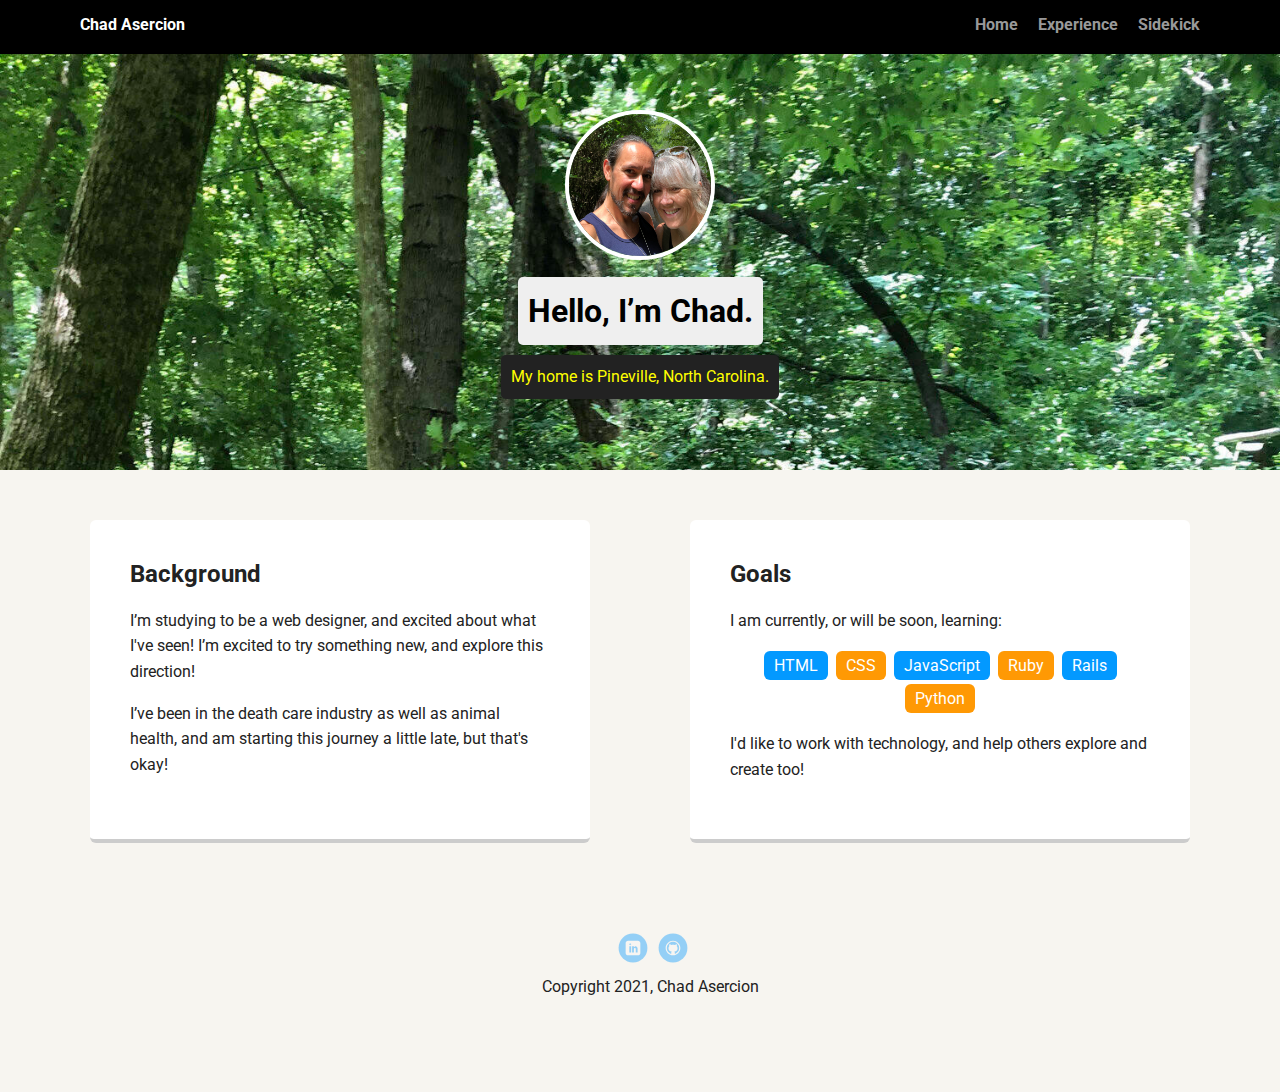
<file: index.html>
<!doctype html>
<html lang="en">
<head>
  <meta charset="utf-8">
  <title>Chad Asercion's Profile</title>
  <meta name="viewport" content="width=device-width, initial-scale=1.0">
  <link rel="stylesheet" href="styles.css">
  <link href="https://fonts.googleapis.com/css?family=Muli%7CRoboto:400,300,500,700,900" rel="stylesheet"></head>
  <body>

    <nav class="main-nav">
        <ul class="nav">
          <li class="name">Chad Asercion</li>
          <li><a href="index.html">Home</a></li>
          <li><a href="experience.html">Experience</a></li>
          <li><a href="sidekick.html">Sidekick</a></li>

        </ul>
      </nav>

    <header>
      <img src="images/rsz_sq_couple.jpg" alt="Novice and wife" class="profile-image">
      <h1 class="tag name">Hello, I’m Chad.</h1>
      <p class="tag location">My home is Pineville, North Carolina.</p>
    </header>

    <main class="flex">
      <section class="card">
        <h2>Background</h2>
        <p>I’m studying to be a web designer, and excited about what I've seen! I’m excited to try something new, and explore this direction!</p>
        <p>I’ve been in the death care industry as well as animal health, and am starting this journey a little late, but that's okay!</p>
      </section> 

      <section class="card">
        <h2>Goals</h2>
        <p>I am currently, or will be soon, learning:</p>
        <ul class="skills">
          <li>HTML</li>
          <li>CSS</li>
          <li>JavaScript</li>
          <li>Ruby</li>
          <li>Rails</li>
          <li>Python</li>
        </ul>
        <p>I'd like to work with technology, and help others explore and create too!</p>
      </section> 

    </main>
    <footer>
      <ul>
        <li><a href="https://www.linkedin.com/in/chad-asercion-19805971" target="_blank" rel="noopener noreferrer" class="social linkedin">LinkedIn</a></li>
        <li><a href="https://github.com/chada4" target="_blank" rel="noopener noreferrer" class="social github">Github</a></li>
      </ul>
      <p class="copyright">Copyright 2021, Chad Asercion</p>
    </footer>
  </body>
  </html>
</file>
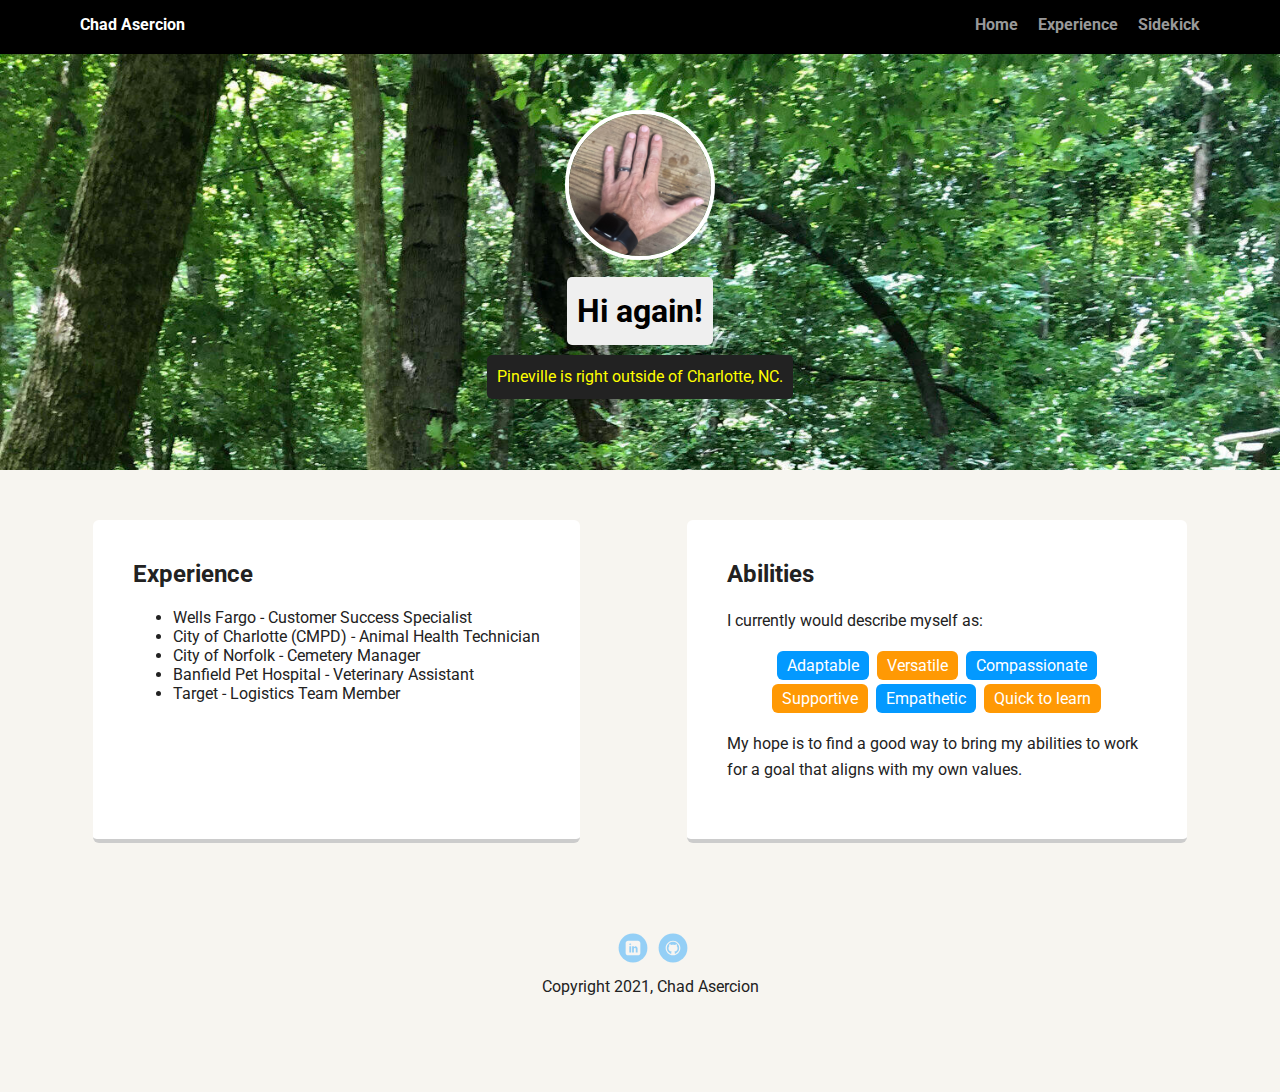
<file: experience.html>
<!doctype html>
<html lang="en">
<head>
  <meta charset="utf-8">
  <title>Chad Asercion's Profile</title>
  <meta name="viewport" content="width=device-width, initial-scale=1.0">
  <link rel="stylesheet" href="styles.css">
  <link href="https://fonts.googleapis.com/css?family=Muli%7CRoboto:400,300,500,700,900" rel="stylesheet"></head>
  <body>

    <nav class="main-nav">
        <ul class="nav">
          <li class="name">Chad Asercion</li>
          <li><a href="index.html">Home</a></li>
          <li><a href="experience.html">Experience</a></li>
          <li><a href="sidekick.html">Sidekick</a></li>
        </ul>
    </nav>

    <header>
      <img src="images/rsz_sq_handbypawprint.jpg" alt="My hand by Gabriel's pawprint" class="profile-image">
      <h1 class="tag name">Hi again!</h1>
      <p class="tag location">Pineville is right outside of Charlotte, NC.</p>
    </header>

    <main class="flex">
      <section class="card">
        <h2>Experience</h2>
        <ul>
            <li>Wells Fargo - Customer Success Specialist</li>
            <li>City of Charlotte (CMPD) - Animal Health Technician</li>
            <li>City of Norfolk - Cemetery Manager</li>
            <li>Banfield Pet Hospital - Veterinary Assistant</li>
            <li>Target - Logistics Team Member</li>
        </ul>
      </section> 

      <section class="card">
        <h2>Abilities</h2>
        <p>I currently would describe myself as:</p>
        <ul class="skills">
          <li>Adaptable</li>
          <li>Versatile</li>
          <li>Compassionate</li>
          <li>Supportive</li>
          <li>Empathetic</li>
          <li>Quick to learn</li>
        </ul>
        <p>My hope is to find a good way to bring my abilities to work for a goal that aligns with my own values.</p>
      </section> 

    </main>
    <footer>
      <ul>
        <li><a href="https://www.linkedin.com/in/chad-asercion-19805971" target="_blank" rel="noopener noreferrer" class="social linkedin">LinkedIn</a></li>
        <li><a href="https://github.com/chada4" target="_blank" rel="noopener noreferrer" class="social github">Github</a></li>
      </ul>
      <p class="copyright">Copyright 2021, Chad Asercion</p>
    </footer>
  </body>
  </html>
</file>
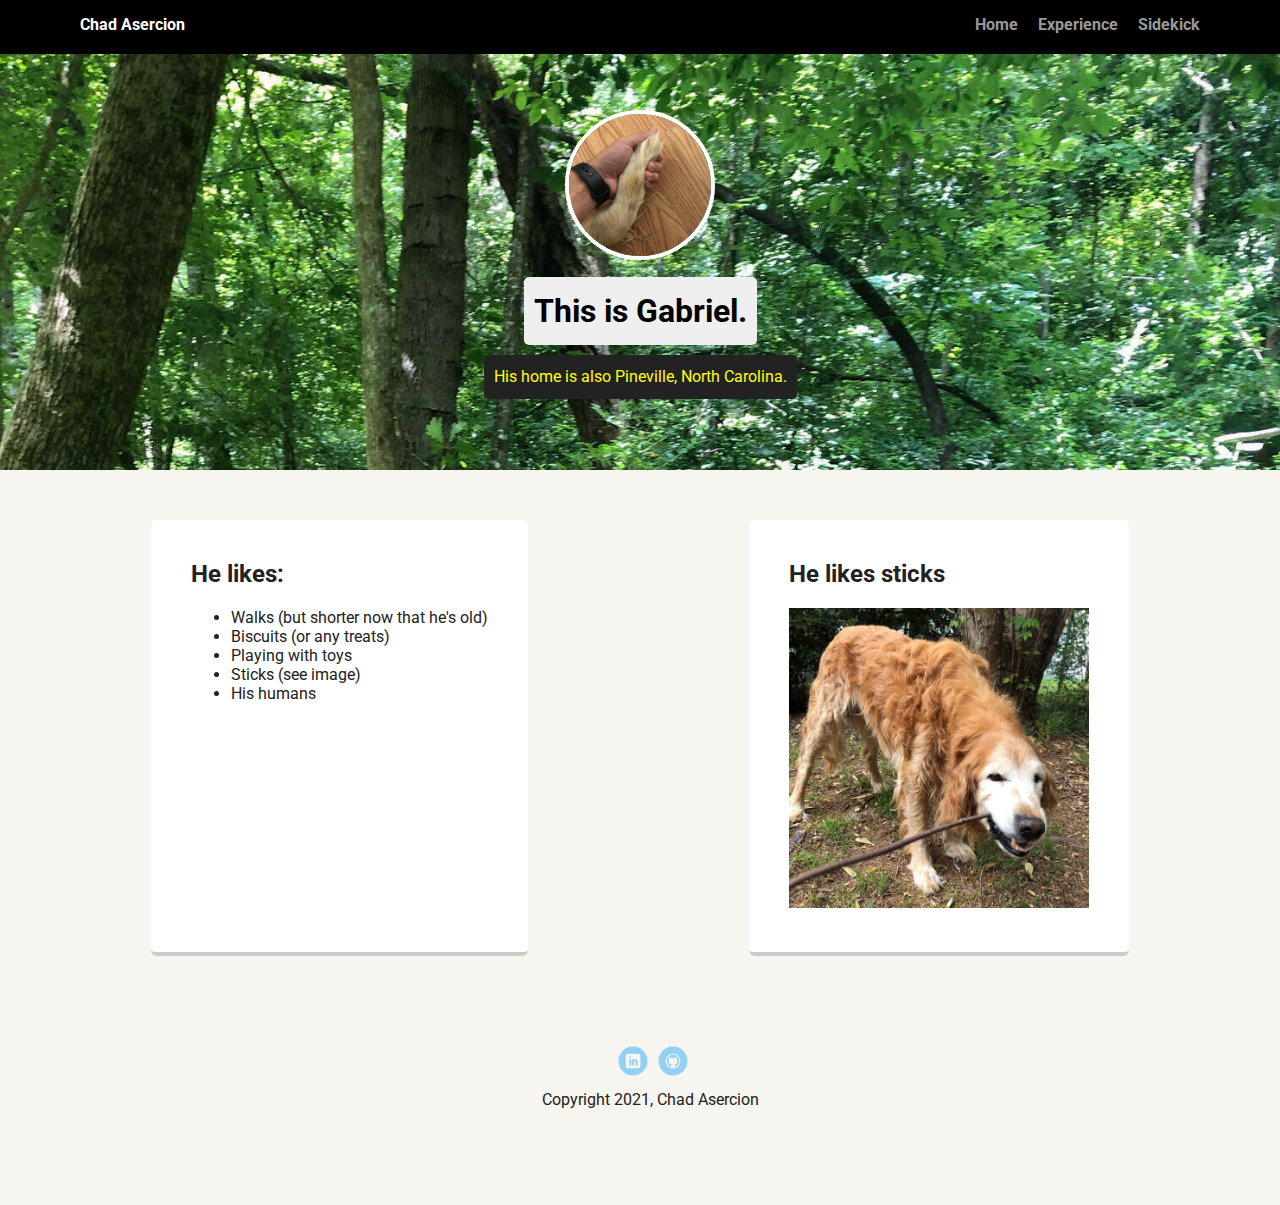
<file: sidekick.html>
<!doctype html>
<html lang="en">
<head>
  <meta charset="utf-8">
  <title>Chad Asercion's Profile</title>
  <meta name="viewport" content="width=device-width, initial-scale=1.0">
  <link rel="stylesheet" href="styles.css">
  <link href="https://fonts.googleapis.com/css?family=Muli%7CRoboto:400,300,500,700,900" rel="stylesheet"></head>
  <body>

    <nav class="main-nav">
        <ul class="nav">
          <li class="name">Chad Asercion</li>
          <li><a href="index.html">Home</a></li>
          <li><a href="experience.html">Experience</a></li>
          <li><a href="sidekick.html">Sidekick</a></li>
        </ul>
    </nav>

    <header>
      <img src="images/rsz_sq_holdinghands.jpg" alt="Human and dog hands joined" class="profile-image">
      <h1 class="tag name">This is Gabriel.</h1>
      <p class="tag location">His home is also Pineville, North Carolina.</p>
    </header>

    <main class="flex">
      <section class="card">
        <h2>He likes:</h2>
        <ul>
            <li>Walks (but shorter now that he's old)</li>
            <li>Biscuits (or any treats)</li>
            <li>Playing with toys</li>
            <li>Sticks (see image)</li>
            <li>His humans</li>
        </ul>
      </section> 

      <div class="card">
        <h2>He likes sticks</h2>
        <img src="images/rsz_sq_withstick.jpg" alt="Gabriel with stick in mouth" width="300" height="300">
      </div> 

    </main>
    <footer>
      <ul>
        <li><a href="https://www.linkedin.com/in/chad-asercion-19805971" target="_blank" rel="noopener noreferrer" class="social linkedin">LinkedIn</a></li>
        <li><a href="https://github.com/chada4" target="_blank" rel="noopener noreferrer" class="social github">Github</a></li>
      </ul>
      <p class="copyright">Copyright 2021, Chad Asercion</p>
    </footer>
  </body>
  </html>
</file>
<file: styles.css>
/* Global Layout Set-up */
* { 
  box-sizing: border-box;
}
  
body {
  margin: 0;
  padding: 0;
  text-align: center;
  font-family: 'Roboto', sans-serif;
  color: #222;
  background: #f7f5f0;
}
/* Link Styles */

a {
  text-decoration: none;
  color: #999;
}
a:hover {
  color: #6633ff;
}

/* Section Styles */

.main-nav {
  width: 100%;
  background: black;
  min-height: 30px;
  padding: 10px;
  position: fixed;
  text-align: center;
}
.nav {
  display: flex;
  justify-content: space-around;
  font-weight: 700;
  list-style-type: none;
  margin: 0 auto;
  padding: 0;
}

.nav .name {
    display: block;
    margin-right: auto;
    color: white;
}
.nav li {
  padding: 5px 10px 10px 10px;
}
.nav a {
  transition: all .5s;
}
.nav a:hover {
  color: white
}

header {
  text-align: center;
  background: url('images/rsz_trailwithdeer.jpg') no-repeat top center ;
  background-size: cover;
  overflow: hidden;
  padding-top: 60px;
}
header {
  line-height: 1.5;
}
header .profile-image {
  margin-top: 50px;
  width: 150px;
  height: 150px;
  border-radius: 50%;
  border: 4px solid white;
  transition: all .5s;
}
header .profile-image:hover {
  transform: scale(1.5) rotate(370deg);
}
.tag {
  background-color: #efefef;
  color: black;
  padding: 10px;
  border-radius: 5px;
  display: table;
  margin: 10px auto;
} 
.location {
  background-color: #222;
  color: yellow;
}
.card {
  margin: 30px;
  padding: 20px 40px 40px;
  max-width: 500px;
  text-align: left;
  background: #fff;
  border-bottom: 4px solid #ccc;
  border-radius: 6px;
  transition: all .5s;
}
.card:hover {
  border-color: #62e6db;
}

ul.skills {
  padding: 0;
  text-align: center;
}

.skills li {
  border-radius: 6px;
  display: inline-block;
  background: #ff9904;
  color: white;
  padding: 5px 10px;
  margin: 2px;
}

.skills li:nth-child(odd) {
  background: #0399ff;
}

footer {
  width: 100%;
  min-height: 30px;
  padding: 20px 0 40px 20px;
}

footer .copyright {
  top: -8px;
  font-size: .75em;
}

footer ul {
  list-style-type: none;
  margin: 0;
  padding: 0;
}

footer ul li {
  display: inline-block;
}

a.social {
  display: inline-block;
  text-indent: -9999px;
  margin-left: 5px;
  width: 30px;
  height: 30px;
  background-size: 30px 30px;
  opacity: .4;
  transition: all .5s;
}
a.twitter {
  background-image: url(images/twitter.svg);
}
a.linkedin {
  background-image: url(images/linkedin.svg);
}
a.github {
  background-image: url(images/github.svg);
}
a.social:hover {
  opacity: 1;
}
.clearfix {
  clear: both;
}

/* Styles for larger screens */
@media screen and (min-width: 720px) {
  
  .flex {
      display: -ms-flexbox;      /* TWEENER - IE 10 */
      display: flex; 
      max-width: 1200px;
      -ms-flex-pack: distribute;
      justify-content: space-around;
      margin: 0 auto;
  }

  header {
    min-height: 470px;
  }

  .nav {
    max-width: 1200px;
    padding: 0 30px;
  }


  main {
    padding-top: 20px;
  }

  main p {
    line-height: 1.6em;
  }

  footer {
    font-size: 1.3em;
    max-width: 1200px;
    margin: 40px auto;
  }

}
</file>
